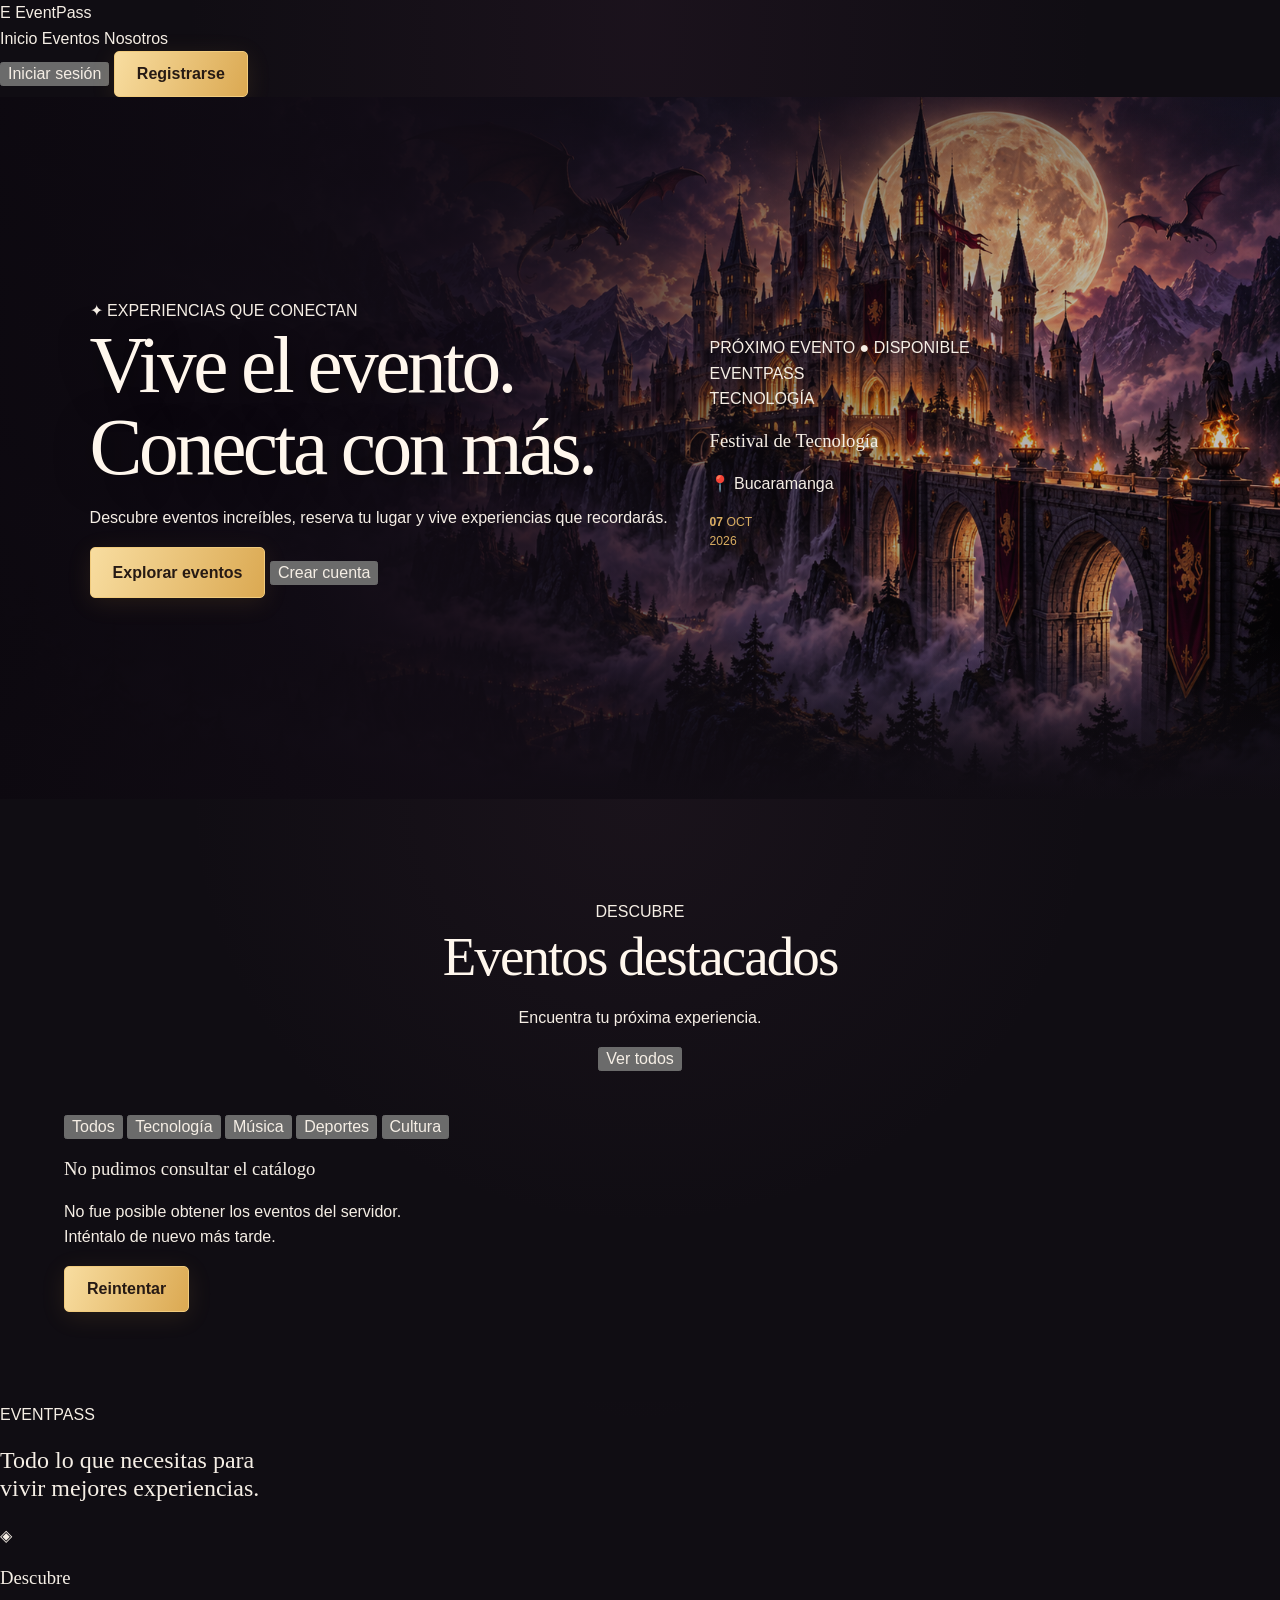
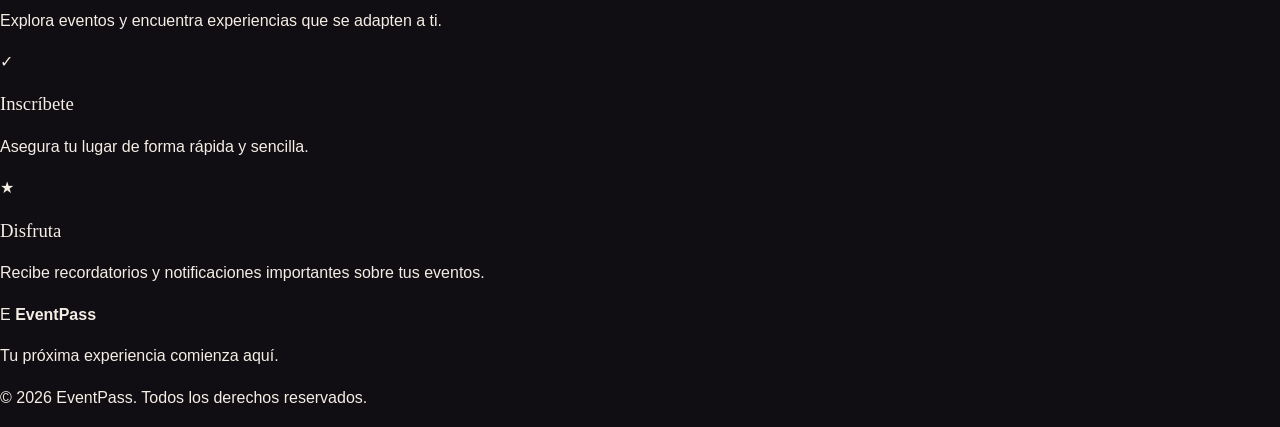
<file: frontend/index-.html>
<!DOCTYPE html>
<html lang="es">

<head>
    <meta charset="UTF-8">
    <meta name="viewport" content="width=device-width, initial-scale=1.0">

    <title>EventPass | Vive el evento</title>

    <link rel="stylesheet" href="css/styles.css">
</head>

<body>

    <!-- NAVBAR -->
    <header class="navbar">

        <div class="logo">
            <span class="logo-icon">E</span>
            <span>EventPass</span>
        </div>

        <nav>
            <a href="#inicio">Inicio</a>
            <a href="#eventos">Eventos</a>
            <a href="#nosotros">Nosotros</a>
        </nav>

        <div class="nav-buttons">
            <button class="btn btn-outline">Iniciar sesión</button>
            <button class="btn btn-primary">Registrarse</button>
        </div>

    </header>


    <!-- HERO -->
    <main>

        <section id="inicio" class="hero">

            <div class="hero-content">

                <span class="badge">
                    ✦ EXPERIENCIAS QUE CONECTAN
                </span>

                <h1>
                    Vive el evento.<br>
                    <span>Conecta con más.</span>
                </h1>

                <p>
                    Descubre eventos increíbles, reserva tu lugar
                    y vive experiencias que recordarás.
                </p>

                <div class="hero-buttons">
                    <a href="#eventos" class="btn btn-primary btn-large">
                        Explorar eventos
                    </a>

                    <button class="btn btn-outline btn-large">
                        Crear cuenta
                    </button>
                </div>

            </div>

            <div class="hero-card">

                <div class="hero-card-top">
                    <span>PRÓXIMO EVENTO</span>
                    <span class="status">● DISPONIBLE</span>
                </div>

                <div class="hero-event-image">
                    <span>EVENTPASS</span>
                </div>

                <div class="hero-event-info">

                    <span class="category">TECNOLOGÍA</span>

                    <h3>
                        Festival de Tecnología
                    </h3>

                    <p>
                        📍 Bucaramanga
                    </p>

                    <div class="event-date">
                        <strong>07</strong>
                        <span>
                            OCT<br>
                            2026
                        </span>
                    </div>

                </div>

            </div>

        </section>


        <!-- EVENTOS -->
        <section id="eventos" class="events-section">

            <div class="section-heading">

                <div>
                    <span class="section-label">
                        DESCUBRE
                    </span>

                    <h2>
                        Eventos destacados
                    </h2>

                    <p>
                        Encuentra tu próxima experiencia.
                    </p>
                </div>

                <button class="btn btn-outline">
                    Ver todos
                </button>

            </div>


            <div class="filters">

                <button class="filter active">
                    Todos
                </button>

                <button class="filter">
                    Tecnología
                </button>

                <button class="filter">
                    Música
                </button>

                <button class="filter">
                    Deportes
                </button>

                <button class="filter">
                    Cultura
                </button>

            </div>


            <div id="eventos-container" class="events-grid">

                <!-- Los eventos de n8n aparecerán aquí -->

            </div>

        </section>


        <!-- CARACTERÍSTICAS -->
        <section id="nosotros" class="features-section">

            <span class="section-label">
                EVENTPASS
            </span>

            <h2>
                Todo lo que necesitas para<br>
                vivir mejores experiencias.
            </h2>

            <div class="features-grid">

                <article class="feature-card">
                    <div class="feature-icon">◈</div>

                    <h3>
                        Descubre
                    </h3>

                    <p>
                        Explora eventos y encuentra
                        experiencias que se adapten a ti.
                    </p>
                </article>


                <article class="feature-card">
                    <div class="feature-icon">✓</div>

                    <h3>
                        Inscríbete
                    </h3>

                    <p>
                        Asegura tu lugar de forma rápida
                        y sencilla.
                    </p>
                </article>


                <article class="feature-card">
                    <div class="feature-icon">★</div>

                    <h3>
                        Disfruta
                    </h3>

                    <p>
                        Recibe recordatorios y notificaciones
                        importantes sobre tus eventos.
                    </p>
                </article>

            </div>

        </section>

    </main>


    <!-- FOOTER -->
    <footer>

        <div class="footer-logo">
            <span class="logo-icon">E</span>
            <strong>EventPass</strong>
        </div>

        <p>
            Tu próxima experiencia comienza aquí.
        </p>

        <p class="copyright">
            © 2026 EventPass. Todos los derechos reservados.
        </p>

    </footer>


    <script src="js/app.js"></script>

</body>

</html>
</file>
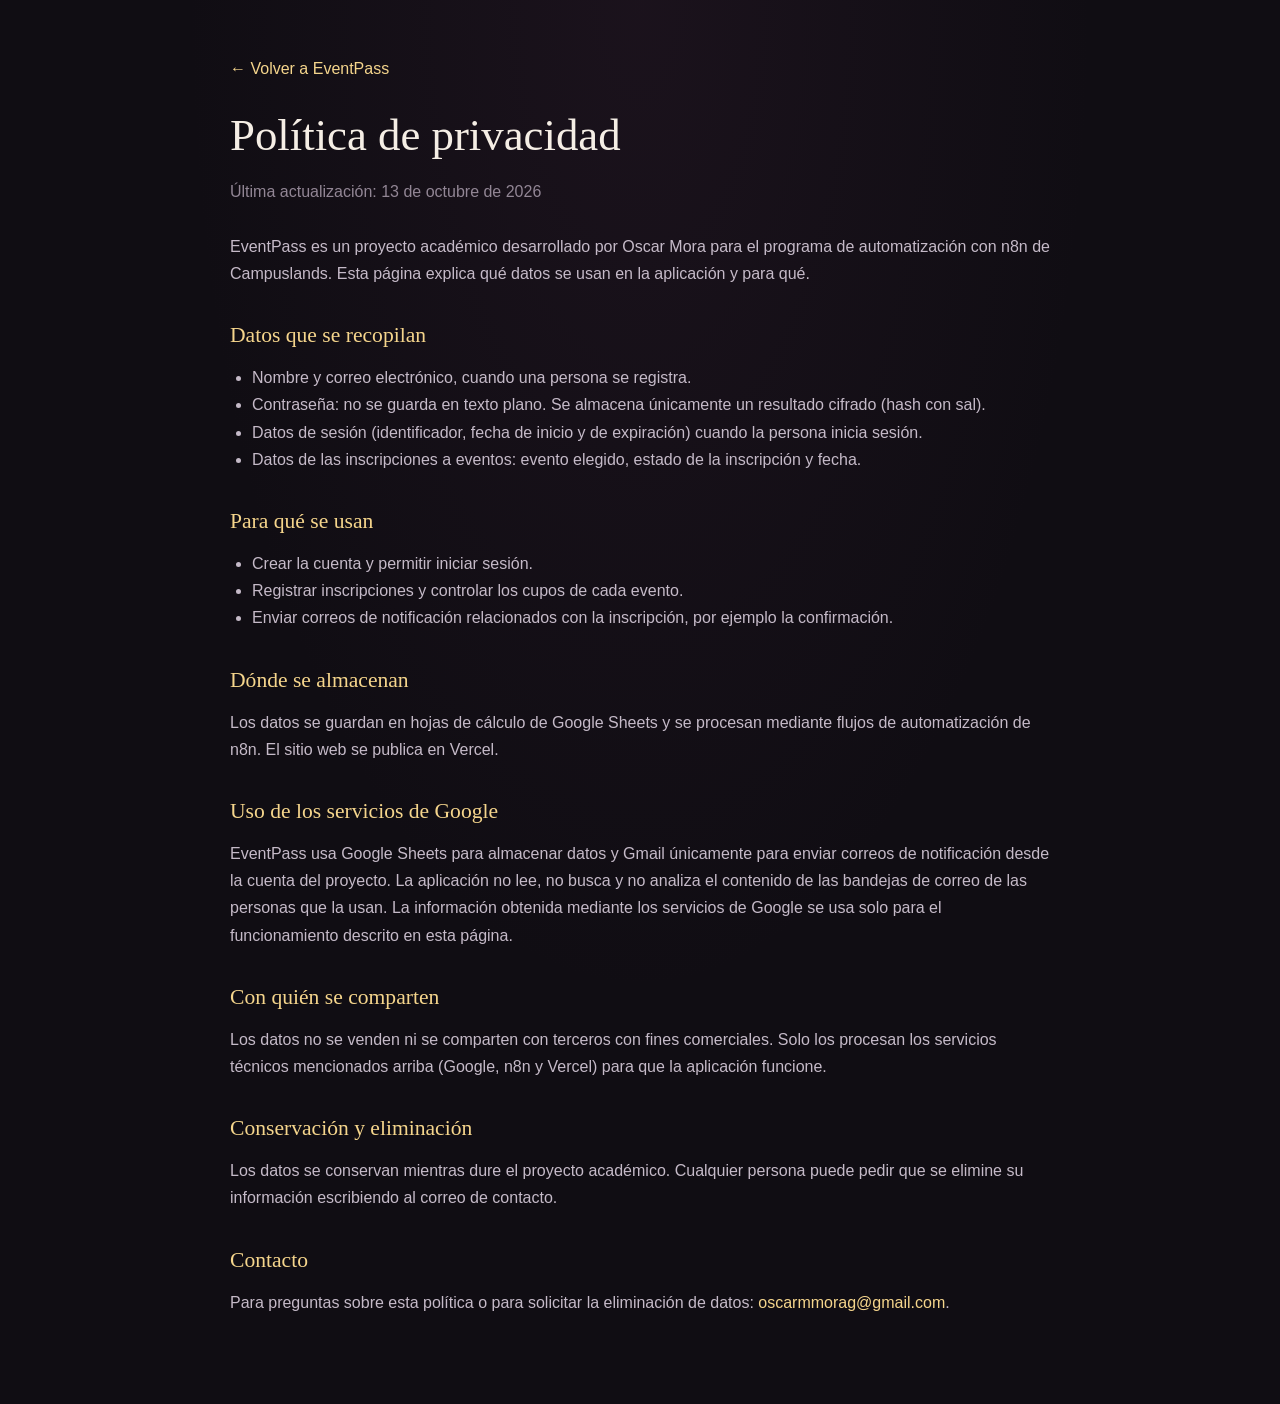
<file: frontend/privacidad.html>
<!DOCTYPE html>
<html lang="es">
<head>
  <meta charset="UTF-8">
  <meta name="viewport" content="width=device-width, initial-scale=1.0">
  <meta name="theme-color" content="#17121c">
  <meta
    name="description"
    content="Política de privacidad de EventPass, proyecto académico de gestión de eventos."
  >

  <title>Política de privacidad | EventPass</title>

  <link rel="stylesheet" href="./css/styles.css">

  <style>
    .privacy-page {
      width: min(820px, calc(100% - 40px));
      margin: 0 auto;
      padding: 56px 0 72px;
    }

    .privacy-page .back-link {
      display: inline-block;
      margin-bottom: 28px;
      color: var(--gold-light);
      text-decoration: none;
    }

    .privacy-page .back-link:hover {
      text-decoration: underline;
    }

    .privacy-page h1 {
      margin: 0 0 8px;
      font-family: Georgia, "Times New Roman", serif;
      font-size: clamp(2rem, 5vw, 2.8rem);
      color: var(--text);
    }

    .privacy-page h2 {
      margin: 36px 0 10px;
      font-family: Georgia, "Times New Roman", serif;
      font-size: 1.35rem;
      color: var(--gold-light);
    }

    .privacy-page p,
    .privacy-page li {
      color: var(--text-soft);
      line-height: 1.7;
    }

    .privacy-page ul {
      padding-left: 22px;
    }

    .privacy-page .updated {
      color: var(--text-muted);
      margin-bottom: 28px;
    }

    .privacy-page a {
      color: var(--gold-light);
    }
  </style>
</head>

<body>
  <main class="privacy-page">
    <a class="back-link" href="./index.html">← Volver a EventPass</a>

    <h1>Política de privacidad</h1>
    <p class="updated">Última actualización: 13 de octubre de 2026</p>

    <p>
      EventPass es un proyecto académico desarrollado por Oscar Mora para el
      programa de automatización con n8n de Campuslands. Esta página explica
      qué datos se usan en la aplicación y para qué.
    </p>

    <h2>Datos que se recopilan</h2>
    <ul>
      <li>Nombre y correo electrónico, cuando una persona se registra.</li>
      <li>
        Contraseña: no se guarda en texto plano. Se almacena únicamente un
        resultado cifrado (hash con sal).
      </li>
      <li>
        Datos de sesión (identificador, fecha de inicio y de expiración) cuando
        la persona inicia sesión.
      </li>
      <li>
        Datos de las inscripciones a eventos: evento elegido, estado de la
        inscripción y fecha.
      </li>
    </ul>

    <h2>Para qué se usan</h2>
    <ul>
      <li>Crear la cuenta y permitir iniciar sesión.</li>
      <li>Registrar inscripciones y controlar los cupos de cada evento.</li>
      <li>
        Enviar correos de notificación relacionados con la inscripción, por
        ejemplo la confirmación.
      </li>
    </ul>

    <h2>Dónde se almacenan</h2>
    <p>
      Los datos se guardan en hojas de cálculo de Google Sheets y se procesan
      mediante flujos de automatización de n8n. El sitio web se publica en
      Vercel.
    </p>

    <h2>Uso de los servicios de Google</h2>
    <p>
      EventPass usa Google Sheets para almacenar datos y Gmail únicamente para
      enviar correos de notificación desde la cuenta del proyecto. La
      aplicación no lee, no busca y no analiza el contenido de las bandejas de
      correo de las personas que la usan. La información obtenida mediante los
      servicios de Google se usa solo para el funcionamiento descrito en esta
      página.
    </p>

    <h2>Con quién se comparten</h2>
    <p>
      Los datos no se venden ni se comparten con terceros con fines
      comerciales. Solo los procesan los servicios técnicos mencionados arriba
      (Google, n8n y Vercel) para que la aplicación funcione.
    </p>

    <h2>Conservación y eliminación</h2>
    <p>
      Los datos se conservan mientras dure el proyecto académico. Cualquier
      persona puede pedir que se elimine su información escribiendo al correo
      de contacto.
    </p>

    <h2>Contacto</h2>
    <p>
      Para preguntas sobre esta política o para solicitar la eliminación de
      datos:
      <a href="mailto:oscarmmorag@gmail.com">oscarmmorag@gmail.com</a>.
    </p>
  </main>
</body>
</html>
</file>
<file: frontend/css/styles.css>
/* =========================================================
   EVENTPASS — CRÓNICAS DEL REINO
   Hoja de estilos principal
   Compatible con index.html y app.js
   ========================================================= */

/* 1. VARIABLES Y REINICIO */

:root {
  color-scheme: dark;

  --bg: #100d13;
  --bg-soft: #19141d;
  --bg-card: #211923;
  --bg-card-hover: #2a202d;

  --gold: #d9ad61;
  --gold-light: #f5d58c;
  --gold-dark: #8c6631;

  --text: #f5eee5;
  --text-soft: #c5bac8;
  --text-muted: #928695;

  --border: rgba(217, 173, 97, 0.32);
  --border-strong: rgba(217, 173, 97, 0.68);

  --radius: 12px;
  --radius-large: 18px;

  --shadow: 0 18px 60px rgba(0, 0, 0, 0.42);
  --transition: 220ms ease;
}

* {
  box-sizing: border-box;
}

html {
  scroll-behavior: smooth;
  scroll-padding-top: 90px;
}

body {
  margin: 0;
  min-width: 320px;
  background:
    radial-gradient(
      ellipse at 50% 0%,
      rgba(76, 42, 70, 0.18),
      transparent 50%
    ),
    var(--bg);

  color: var(--text);
  font-family: Inter, "Segoe UI", Arial, sans-serif;
  line-height: 1.6;
  overflow-x: hidden;
}

body,
button,
input {
  font-family: Inter, "Segoe UI", Arial, sans-serif;
}

button,
input {
  font-size: inherit;
}

button {
  color: inherit;
}

button,
a,
input {
  -webkit-tap-highlight-color: transparent;
}

button:focus-visible,
a:focus-visible,
input:focus-visible {
  outline: 2px solid var(--gold-light);
  outline-offset: 4px;
}

a {
  color: inherit;
  text-decoration: none;
}

img,
svg {
  max-width: 100%;
}

img {
  display: block;
}

button:disabled {
  opacity: 0.55;
  cursor: not-allowed;
}

::selection {
  color: #1b131b;
  background: var(--gold-light);
}

.sr-only {
  position: absolute;
  width: 1px;
  height: 1px;
  padding: 0;
  margin: -1px;
  overflow: hidden;
  clip: rect(0, 0, 0, 0);
  white-space: nowrap;
  border: 0;
}


/* 2. ELEMENTOS GENERALES */

.eyebrow {
  margin: 0 0 16px;
  color: var(--gold);
  font-size: 0.76rem;
  font-weight: 700;
  letter-spacing: 0.22em;
  line-height: 1.6;
  text-transform: uppercase;
}

h1,
h2,
h3 {
  font-family: Georgia, "Times New Roman", serif;
  font-weight: 500;
  line-height: 1.16;
}

h1 em,
h2 em {
  color: var(--gold);
  font-weight: 400;
}

p {
  overflow-wrap: anywhere;
}


/* 3. BOTONES */

.btn-primary,
.btn-secondary,
.btn-nav-login,
.btn-nav-register,
.filter-chip,
.btn-event-details {
  display: inline-flex;
  justify-content: center;
  align-items: center;
  gap: 8px;
  min-height: 46px;
  padding: 12px 22px;
  border: 1px solid transparent;
  border-radius: 5px;
  cursor: pointer;
  font-weight: 700;
  text-align: center;
  text-decoration: none;
  transition:
    background var(--transition),
    border-color var(--transition),
    color var(--transition),
    transform var(--transition),
    box-shadow var(--transition);
}

.btn-primary {
  color: #261a14;
  background: linear-gradient(110deg, #f8dda0, #dba952);
  border-color: #f1cb7d;
  box-shadow: 0 5px 24px rgba(202, 153, 69, 0.12);
}

.btn-primary:hover:not(:disabled) {
  background: linear-gradient(110deg, #ffe9b7, #edbd65);
  box-shadow: 0 8px 30px rgba(202, 153, 69, 0.24);
  transform: translateY(-2px);
}

.btn-secondary {
  color: var(--gold-light);
  background: rgba(18, 13, 20, 0.55);
  border-color: var(--border-strong);
}

.btn-secondary:hover {
  background: rgba(217, 173, 97, 0.1);
  border-color: var(--gold-light);
}

.btn-nav-login {
  min-height: 38px;
  padding: 8px 16px;
  color: var(--text);
  background: transparent;
  border-color: rgba(255, 255, 255, 0.2);
}

.btn-nav-login:hover {
  color: var(--gold-light);
  border-color: var(--gold);
}

.btn-nav-register {
  min-height: 38px;
  padding: 8px 16px;
  color: #241a14;
  background: var(--gold);
}

.btn-nav-register:hover {
  background: var(--gold-light);
}

button:active:not(:disabled) {
  transform: translateY(1px);
}


/* 4. CABECERA */

.site-header {
  position: sticky;
  z-index: 100;
  top: 0;
  width: 100%;
  background: rgba(17, 13, 20, 0.94);
  border-bottom: 1px solid rgba(217, 173, 97, 0.18);
  backdrop-filter: blur(16px);
  -webkit-backdrop-filter: blur(16px);
}

.header-inner {
  display: flex;
  align-items: center;
  justify-content: space-between;
  gap: 28px;
  width: min(1240px, calc(100% - 64px));
  min-height: 82px;
  margin: 0 auto;
}

.brand {
  display: inline-flex;
  flex-shrink: 0;
  align-items: center;
  gap: 12px;
}

.crest {
  display: inline-flex;
  align-items: center;
  justify-content: center;
  flex-shrink: 0;
}

.brand-copy {
  display: flex;
  flex-direction: column;
  gap: 2px;
  line-height: 1.3;
}

.brand-copy strong {
  color: var(--gold-light);
  font-family: Georgia, "Times New Roman", serif;
  font-size: 1.08rem;
  letter-spacing: 0.13em;
}

.brand-copy small {
  color: var(--text-muted);
  font-size: 0.61rem;
  letter-spacing: 0.14em;
}

.nav-links {
  display: flex;
  align-items: center;
  justify-content: flex-end;
  gap: 24px;
}

.nav-links > a {
  position: relative;
  padding: 8px 0;
  color: var(--text-soft);
  font-size: 0.88rem;
  transition: color var(--transition);
}

.nav-links > a:hover {
  color: var(--gold-light);
}

.nav-links > a::after {
  position: absolute;
  right: 0;
  bottom: 0;
  left: 0;
  height: 1px;
  background: var(--gold);
  content: "";
  transform: scaleX(0);
  transform-origin: left;
  transition: transform var(--transition);
}

.nav-links > a:hover::after {
  transform: scaleX(1);
}

.menu-toggle {
  display: none;
  align-items: center;
  justify-content: center;
  flex-direction: column;
  gap: 5px;
  width: 44px;
  height: 44px;
  padding: 10px;
  background: transparent;
  border: 1px solid var(--border);
  border-radius: 6px;
  cursor: pointer;
}

.menu-toggle span {
  display: block;
  width: 20px;
  height: 2px;
  background: var(--gold-light);
}


/* 5. PORTADA MEDIEVAL */

.hero {
  position: relative;
  display: flex;
  align-items: center;
  min-height: min(760px, calc(100svh - 82px));
  min-height: clamp(580px, 78vh, 800px);
  padding: 100px max(7vw, calc((100vw - 1240px) / 2));
  isolation: isolate;
  overflow: hidden;

  background-color: #17101a;
  background-image:
    linear-gradient(
      90deg,
      rgba(13, 9, 16, 0.96) 0%,
      rgba(18, 12, 21, 0.86) 35%,
      rgba(18, 12, 21, 0.35) 72%,
      rgba(18, 12, 21, 0.24) 100%
    ),
    linear-gradient(
      0deg,
      var(--bg) 0%,
      transparent 24%,
      transparent 82%,
      rgba(14, 10, 17, 0.35) 100%
    ),
    url("../assets/castillo-hero.png");

  background-position: center, center, center;
  background-size: cover;
  background-repeat: no-repeat;
}

.hero-overlay {
  position: absolute;
  z-index: -1;
  inset: 0;
  background:
    radial-gradient(
      ellipse at 76% 40%,
      rgba(206, 144, 58, 0.08),
      transparent 36%
    );
  pointer-events: none;
}

.hero-content {
  position: relative;
  z-index: 1;
  width: min(620px, 100%);
}

.hero-content h1 {
  margin: 0;
  color: #fff7ed;
  font-size: clamp(3rem, 6.2vw, 5.6rem);
  letter-spacing: -0.045em;
  line-height: 1.04;
  text-shadow: 0 5px 35px rgba(0, 0, 0, 0.5);
}

.hero-description {
  max-width: 530px;
  margin: 26px 0 30px;
  color: #d4c8d4;
  font-size: 1.03rem;
  line-height: 1.9;
}

.hero-actions {
  display: flex;
  flex-wrap: wrap;
  align-items: center;
  gap: 14px;
}

.hero-note {
  display: flex;
  align-items: center;
  gap: 10px;
  margin-top: 42px;
  color: var(--text-muted);
  font-size: 0.82rem;
}

.hero-note-symbol {
  display: inline-flex;
  align-items: center;
  justify-content: center;
  width: 28px;
  height: 28px;
  color: var(--gold);
  border: 1px solid var(--border);
  border-radius: 50%;
}

.hero-bottom-fade {
  position: absolute;
  right: 0;
  bottom: 0;
  left: 0;
  height: 110px;
  background: linear-gradient(transparent, var(--bg));
  pointer-events: none;
}


/* 6. SECCIÓN DEL CATÁLOGO */

.events-section {
  position: relative;
  padding: 100px max(5vw, calc((100vw - 1240px) / 2)) 90px;
  background:
    radial-gradient(
      ellipse at 50% 0%,
      rgba(105, 65, 91, 0.11),
      transparent 50%
    ),
    var(--bg);
}

.section-heading {
  max-width: 760px;
  margin: 0 auto 42px;
  text-align: center;
}

.section-heading h2,
.about-content h2 {
  margin: 0;
  color: #fff7ed;
  font-size: clamp(2.2rem, 4.3vw, 3.6rem);
  letter-spacing: -0.035em;
}

.section-heading > p:last-child {
  max-width: 600px;
  margin: 18px auto 0;
  color: var(--text-soft);
}

.events-toolbar {
  display: flex;
  align-items: center;
  justify-content: space-between;
  gap: 20px;
  margin-bottom: 24px;
}

.event-search-wrapper {
  display: flex;
  align-items: center;
  gap: 12px;
  width: min(440px, 100%);
  min-height: 48px;
  padding: 0 16px;
  color: var(--gold);
  background: rgba(255, 255, 255, 0.025);
  border: 1px solid rgba(217, 173, 97, 0.27);
  border-radius: 6px;
}

.event-search-wrapper > span {
  font-size: 1.5rem;
  line-height: 1;
}

.event-search-wrapper input {
  width: 100%;
  min-width: 0;
  padding: 12px 0;
  color: var(--text);
  background: transparent;
  border: 0;
  outline: none;
}

.event-search-wrapper input:focus-visible {
  outline: none;
}

.event-search-wrapper input::placeholder {
  color: var(--text-muted);
}

.events-counter {
  margin: 0;
  color: var(--text-muted);
  font-size: 0.84rem;
}

.events-counter strong {
  margin-left: 5px;
  color: var(--gold-light);
}

.event-filters {
  display: flex;
  flex-wrap: wrap;
  align-items: center;
  gap: 10px;
  margin-bottom: 34px;
}

.filter-chip {
  min-height: 38px;
  padding: 8px 17px;
  color: var(--text-soft);
  background: rgba(255, 255, 255, 0.025);
  border-color: rgba(255, 255, 255, 0.12);
  border-radius: 4px;
  font-size: 0.84rem;
  font-weight: 500;
}

.filter-chip:hover {
  color: var(--gold-light);
  border-color: var(--border-strong);
}

.filter-chip.active {
  color: #241a14;
  background: var(--gold);
  border-color: var(--gold);
}

.events-grid {
  display: grid;
  grid-template-columns: repeat(3, minmax(0, 1fr));
  align-items: stretch;
  gap: 26px;
  min-height: 100px;
}

.loading-message,
.empty-message {
  grid-column: 1 / -1;
  padding: 44px 20px;
  color: var(--text-soft);
  text-align: center;
}


/* 7. TARJETAS DE EVENTOS */

.event-card {
  display: flex;
  flex-direction: column;
  min-width: 0;
  overflow: hidden;
  background:
    linear-gradient(
      160deg,
      rgba(255, 255, 255, 0.035),
      transparent 55%
    ),
    var(--bg-card);
  border: 1px solid rgba(217, 173, 97, 0.22);
  border-radius: var(--radius);
  box-shadow: 0 10px 35px rgba(0, 0, 0, 0.15);
  transition:
    transform var(--transition),
    border-color var(--transition),
    box-shadow var(--transition);
}

.event-card:hover {
  border-color: var(--border-strong);
  box-shadow: var(--shadow);
  transform: translateY(-5px);
}

.event-visual {
  position: relative;
  width: 100%;
  overflow: hidden;
  background: #211825;
}

.event-card .event-visual {
  aspect-ratio: 16 / 10;
}

.event-thumbnail {
  display: block;
  width: 100%;
  height: 100%;
  object-fit: cover;
  object-position: center;
}

.event-card .event-thumbnail {
  transition: transform 450ms ease;
}

.event-card:hover .event-thumbnail {
  transform: scale(1.045);
}

.event-visual-placeholder {
  display: flex;
  align-items: center;
  justify-content: center;
  width: 100%;
  height: 100%;
  min-height: 190px;
  color: var(--gold);
  background:
    radial-gradient(circle, rgba(217, 173, 97, 0.12), transparent 65%),
    #201724;
  font-size: 3rem;
}

.event-category {
  display: inline-flex;
  align-items: center;
  width: fit-content;
  max-width: 100%;
  padding: 6px 11px;
  color: var(--gold-light);
  background: rgba(20, 14, 22, 0.9);
  border: 1px solid rgba(217, 173, 97, 0.45);
  border-radius: 3px;
  font-size: 0.72rem;
  letter-spacing: 0.04em;
}

.event-card .event-category {
  position: absolute;
  bottom: 13px;
  left: 14px;
}

.event-card-content {
  display: flex;
  flex: 1;
  flex-direction: column;
  align-items: flex-start;
  padding: 22px;
}

.event-date {
  margin: 0 0 10px;
  color: var(--gold);
  font-size: 0.76rem;
}

.event-card h3 {
  margin: 0 0 12px;
  color: #fff7ed;
  font-size: 1.4rem;
  line-height: 1.3;
}


.event-description {
  display: -webkit-box;
  flex: 1;
  margin: 0 0 22px;
  overflow: hidden;
  color: var(--text-soft);
  font-size: 0.9rem;
  line-height: 1.8;

  /* Compatibilidad con navegadores */
  -webkit-box-orient: vertical;
  -webkit-line-clamp: 3;
  line-clamp: 3;
}


.btn-event-details {
  width: 100%;
  min-height: 42px;
  padding: 10px 15px;
  color: var(--gold-light);
  background: transparent;
  border-color: var(--border-strong);
  border-radius: 4px;
  font-size: 0.84rem;
}

.btn-event-details:hover {
  color: #211720;
  background: var(--gold);
}

.events-footer {
  display: flex;
  align-items: center;
  justify-content: center;
  gap: 16px;
  margin-top: 54px;
  color: var(--text-muted);
  text-align: center;
}

.events-footer span {
  color: var(--gold);
}

.events-footer p {
  margin: 0;
  font-size: 0.83rem;
}


/* 8. SECCIÓN SOBRE EVENTPASS */

.about-section {
  display: grid;
  grid-template-columns: minmax(0, 1.5fr) minmax(200px, 0.7fr);
  align-items: center;
  gap: 60px;
  padding: 100px max(8vw, calc((100vw - 1100px) / 2));
  background:
    linear-gradient(
      120deg,
      rgba(76, 44, 69, 0.19),
      transparent 70%
    ),
    #17121a;
  border-top: 1px solid rgba(217, 173, 97, 0.16);
  border-bottom: 1px solid rgba(217, 173, 97, 0.16);
}

.about-content {
  max-width: 650px;
}

.about-content > p:not(.eyebrow) {
  max-width: 600px;
  margin: 24px 0 30px;
  color: var(--text-soft);
  line-height: 1.9;
}

.about-emblem {
  display: flex;
  align-items: center;
  justify-content: center;
  opacity: 0.85;
  filter: drop-shadow(0 0 30px rgba(217, 173, 97, 0.1));
}


/* 9. PIE DE PÁGINA */

.site-footer {
  display: flex;
  flex-direction: column;
  align-items: center;
  gap: 16px;
  padding: 45px 24px 30px;
  background: #0d0a10;
  text-align: center;
}

.footer-brand {
  justify-content: center;
}

.site-footer > p {
  margin: 0;
  color: var(--text-muted);
  font-size: 0.85rem;
}

.site-footer .footer-copy {
  width: 100%;
  max-width: 1100px;
  margin-top: 14px;
  padding-top: 22px;
  border-top: 1px solid rgba(255, 255, 255, 0.08);
  font-size: 0.76rem;
}


/* 10. MODALES */

.modal {
  position: fixed;
  z-index: 500;
  inset: 0;
  display: none;
  align-items: center;
  justify-content: center;
  padding: 24px;
  overflow-y: auto;
  background: rgba(7, 5, 9, 0.84);
  backdrop-filter: blur(9px);
  -webkit-backdrop-filter: blur(9px);
}

.modal.active {
  display: flex;
}

.modal-backdrop {
  position: absolute;
  inset: 0;
  background:
    radial-gradient(
      ellipse at 50% 35%,
      rgba(101, 57, 91, 0.16),
      transparent 65%
    );
}

.modal-content {
  position: relative;
  z-index: 1;
  width: min(100%, 680px);
  max-height: calc(100svh - 48px);
  padding: 42px;
  overflow-x: hidden;
  overflow-y: auto;
  color: var(--text);
  background:
    linear-gradient(
      145deg,
      rgba(66, 40, 66, 0.32),
      transparent 55%
    ),
    #19131d;
  border: 1px solid var(--border-strong);
  border-radius: 8px;
  box-shadow: 0 25px 100px rgba(0, 0, 0, 0.6);
  scrollbar-color: var(--gold-dark) #17111a;
}

/* Marco decorativo interior */

.modal-content::before {
  position: absolute;
  z-index: -1;
  inset: 8px;
  border: 1px solid rgba(217, 173, 97, 0.12);
  content: "";
  pointer-events: none;
}

.modal-content .close {
  position: absolute;
  z-index: 5;
  top: 15px;
  right: 15px;
  display: inline-flex;
  align-items: center;
  justify-content: center;
  width: 38px;
  height: 38px;
  padding: 0;
  color: var(--gold-light);
  background: transparent;
  border: 0;
  border-radius: 0;
  box-shadow: none;
  font-size: 2rem;
  font-weight: 300;
  line-height: 1;
  cursor: pointer;
}

.modal-content .close:hover {
  color: #fff;
  background: transparent;
}

#event-modal .modal-content {
  width: min(100%, 700px);
  padding: 36px;
}

#event-modal-content > .event-visual {
  position: relative;
  width: 100%;
  margin: 0 0 22px;
  overflow: hidden;
  aspect-ratio: 16 / 9;
  border: 1px solid var(--border);
  border-radius: 10px;
  isolation: isolate;
}

#event-modal-content > .event-visual .event-thumbnail {
  position: relative;
  display: block;
  width: 100%;
  height: 100%;
  max-height: 310px;
  object-fit: cover;
  border-radius: 10px;
}

#event-modal-content > .event-category {
  position: static;
  margin-bottom: 14px;
}

#event-modal-content h2 {
  margin: 0 0 18px;
  color: #fff7ed;
  font-size: clamp(1.8rem, 4vw, 2.5rem);
}

#event-modal-content > p {
  color: var(--text-soft);
  line-height: 1.8;
}

#event-modal-content > p strong {
  color: var(--gold-light);
}

#event-modal-content .btn-primary {
  margin-top: 12px;
}

.notice {
  color: var(--text-muted);
  font-size: 0.84rem;
}


/* 11. MODALES DE AUTENTICACIÓN */

.auth-modal {
  width: min(100%, 620px);
  padding: 44px 52px;
  text-align: center;
}

.modal-crest {
  display: flex;
  justify-content: center;
  margin: 0 auto 16px;
}

.auth-modal .eyebrow {
  margin-bottom: 14px;
  font-size: 0.68rem;
}

.auth-modal h2 {
  margin: 0;
  color: #fff7ed;
  font-size: clamp(2rem, 4vw, 2.8rem);
}

.modal-description {
  margin: 16px auto 30px;
  color: var(--text-soft);
  font-size: 0.92rem;
  line-height: 1.8;
}

.auth-modal form {
  display: flex;
  flex-direction: column;
  gap: 18px;
  text-align: left;
}

.form-group {
  display: flex;
  flex-direction: column;
  gap: 8px;
  width: 100%;
}

.form-group label {
  color: #e5d9e4;
  font-size: 0.84rem;
  font-weight: 600;
}

.form-group input {
  width: 100%;
  min-height: 52px;
  padding: 13px 15px;
  color: #fff7ed;
  background: rgba(9, 7, 12, 0.62);
  border: 1px solid rgba(217, 173, 97, 0.3);
  border-radius: 4px;
  outline: none;
  transition:
    border-color var(--transition),
    box-shadow var(--transition);
}

.form-group input::placeholder {
  color: #847786;
}

.form-group input:hover {
  border-color: rgba(217, 173, 97, 0.55);
}

.form-group input:focus {
  border-color: var(--gold);
  box-shadow: 0 0 0 3px rgba(217, 173, 97, 0.1);
}

.form-submit {
  width: 100%;
  min-height: 54px;
  margin-top: 5px;
  font-family: Georgia, "Times New Roman", serif;
  font-size: 0.84rem;
  letter-spacing: 0.04em;
  text-transform: uppercase;
}

.auth-switch {
  margin: 24px 0 0;
  color: var(--text-soft);
  font-size: 0.86rem;
}

.auth-switch button {
  display: inline;
  padding: 0;
  color: var(--gold-light);
  background: none;
  border: 0;
  font-weight: 700;
  cursor: pointer;
}

.auth-switch button:hover {
  text-decoration: underline;
}


/* 12. AVISOS */

.site-toast {
  position: fixed;
  z-index: 1000;
  right: 24px;
  bottom: 24px;
  width: max-content;
  max-width: min(440px, calc(100vw - 32px));
  padding: 16px 20px;
  color: #f7edf7;
  background: #241925;
  border: 1px solid var(--border-strong);
  border-radius: 5px;
  box-shadow: var(--shadow);
  opacity: 0;
  visibility: hidden;
  pointer-events: none;
  transform: translateY(12px);
  transition:
    opacity var(--transition),
    visibility var(--transition),
    transform var(--transition);
}

.site-toast.show {
  opacity: 1;
  visibility: visible;
  transform: translateY(0);
}


/* 13. AJUSTES PARA TABLET */

@media (max-width: 1000px) {
  .header-inner {
    width: calc(100% - 40px);
    gap: 16px;
  }

  .nav-links {
    gap: 15px;
  }

  .nav-links > a {
    font-size: 0.82rem;
  }

  .btn-nav-login,
  .btn-nav-register {
    padding: 8px 12px;
    font-size: 0.8rem;
  }

  .hero {
    padding-right: 6vw;
    padding-left: 6vw;
  }

  .events-section {
    padding-right: 5vw;
    padding-left: 5vw;
  }

  .events-grid {
    grid-template-columns: repeat(2, minmax(0, 1fr));
  }

  .about-section {
    padding-right: 7vw;
    padding-left: 7vw;
  }
}


/* 14. AJUSTES PARA MÓVILES */

@media (max-width: 720px) {
  html {
    scroll-padding-top: 70px;
  }

  .header-inner {
    min-height: 70px;
    width: calc(100% - 32px);
  }

  .brand-copy strong {
    font-size: 0.98rem;
  }

  .brand-copy small {
    font-size: 0.55rem;
  }

  .crest svg {
    width: 34px;
    height: 42px;
  }

  .menu-toggle {
    display: flex;
  }

  .nav-links {
    position: absolute;
    top: calc(100% + 1px);
    right: 0;
    left: 0;
    display: none;
    align-items: stretch;
    flex-direction: column;
    gap: 8px;
    padding: 20px 24px 24px;
    background: rgba(17, 13, 20, 0.98);
    border-bottom: 1px solid var(--border);
    box-shadow: 0 20px 35px rgba(0, 0, 0, 0.35);
  }

  .nav-links.active {
    display: flex;
  }

  .nav-links > a {
    padding: 10px 0;
    font-size: 0.94rem;
  }

  .btn-nav-login,
  .btn-nav-register {
    width: 100%;
    min-height: 44px;
  }

  .hero {
    min-height: 680px;
    padding: 86px 25px 95px;
    background-position: center, center, 62% center;
  }

  .hero-content h1 {
    font-size: clamp(2.8rem, 11vw, 4.5rem);
  }

  .hero-description {
    max-width: 460px;
    font-size: 0.94rem;
  }

  .hero-actions {
    align-items: stretch;
    flex-direction: column;
    width: min(100%, 330px);
  }

  .hero-actions .btn-primary,
  .hero-actions .btn-secondary {
    width: 100%;
  }

  .hero-note {
    margin-top: 28px;
  }

  .events-section {
    padding: 76px 20px 65px;
  }

  .section-heading {
    margin-bottom: 32px;
  }

  .section-heading h2,
  .about-content h2 {
    font-size: clamp(2rem, 8vw, 2.8rem);
  }

  .events-toolbar {
    align-items: stretch;
    flex-direction: column;
    gap: 12px;
  }

  .event-search-wrapper {
    width: 100%;
  }

  .events-counter {
    text-align: right;
  }

  .event-filters {
    gap: 8px;
    margin-bottom: 26px;
  }

  .filter-chip {
    min-height: 36px;
    padding: 8px 12px;
    font-size: 0.78rem;
  }

  .events-grid {
    grid-template-columns: minmax(0, 1fr);
    gap: 22px;
  }

  .event-card .event-visual {
    aspect-ratio: 16 / 9;
  }

  .event-card-content {
    padding: 20px;
  }

  .event-card h3 {
    font-size: 1.35rem;
  }

  .events-footer {
    gap: 10px;
    margin-top: 40px;
  }

  .events-footer p {
    font-size: 0.77rem;
  }

  .about-section {
    grid-template-columns: minmax(0, 1fr);
    gap: 24px;
    padding: 72px 25px;
  }

  .about-emblem {
    order: -1;
  }

  .about-emblem svg {
    width: 105px;
  }

  .site-footer {
    padding: 36px 20px 24px;
  }

  .modal {
    align-items: center;
    padding: 14px;
  }

  .modal-content,
  #event-modal .modal-content {
    width: 100%;
    max-height: calc(100svh - 28px);
    padding: 34px 22px 26px;
    border-radius: 7px;
  }

  .auth-modal {
    padding: 34px 22px 28px;
  }

  .modal-content .close {
    top: 8px;
    right: 8px;
    width: 34px;
    height: 34px;
    font-size: 1.8rem;
  }

  .modal-crest svg {
    width: 48px;
    height: 56px;
  }

  .modal-description {
    margin-bottom: 24px;
  }

  .site-toast {
    right: 16px;
    bottom: 16px;
    left: 16px;
    width: auto;
    max-width: none;
    padding: 14px 16px;
    font-size: 0.88rem;
  }
}


/* 15. MÓVILES PEQUEÑOS */

@media (max-width: 380px) {
  .header-inner {
    width: calc(100% - 24px);
  }

  .brand {
    gap: 7px;
  }

  .brand-copy strong {
    font-size: 0.87rem;
  }

  .brand-copy small {
    font-size: 0.49rem;
    letter-spacing: 0.1em;
  }

  .hero {
    padding-right: 19px;
    padding-left: 19px;
  }

  .hero-content h1 {
    font-size: 2.65rem;
  }

  .events-section {
    padding-right: 14px;
    padding-left: 14px;
  }

  .filter-chip {
    padding-right: 10px;
    padding-left: 10px;
  }

  .auth-modal {
    padding-right: 17px;
    padding-left: 17px;
  }
}


/* 16. PREFERENCIA POR MENOS ANIMACIONES */

@media (prefers-reduced-motion: reduce) {
  *,
  *::before,
  *::after {
    scroll-behavior: auto !important;
    animation-duration: 0.01ms !important;
    animation-iteration-count: 1 !important;
    transition-duration: 0.01ms !important;
  }
}
</file>
